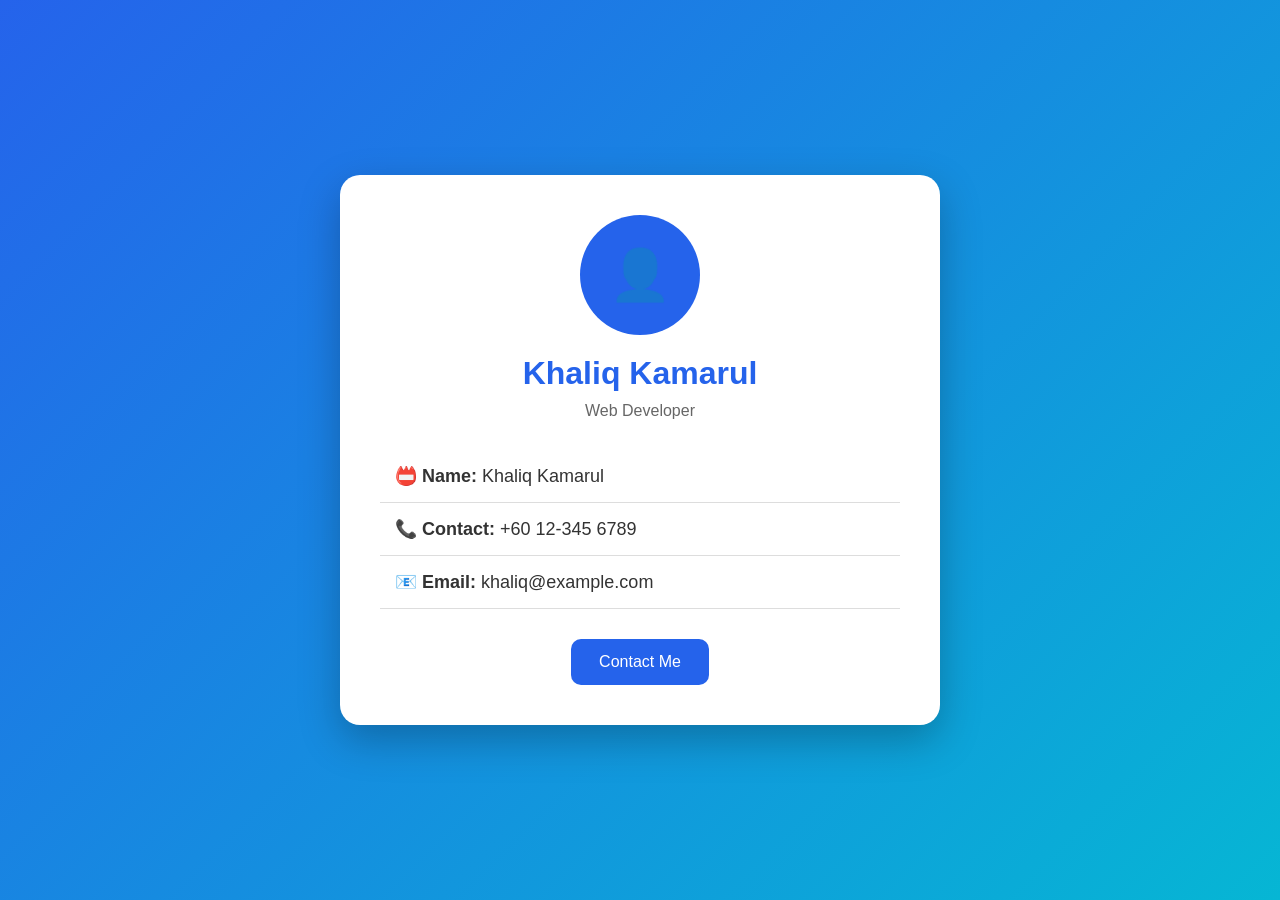
<file: contact.html>
<!DOCTYPE html>
<html lang="ms">
<head>
    <meta charset="UTF-8">
    <meta name="viewport" content="width=device-width, initial-scale=1.0">
    <title>Portfolio Saya</title>

    <style>
        *{
            margin:0;
            padding:0;
            box-sizing:border-box;
            font-family:Arial, Helvetica, sans-serif;
        }

        body{
            background:linear-gradient(135deg,#2563eb,#06b6d4);
            min-height:100vh;
            display:flex;
            justify-content:center;
            align-items:center;
            color:#333;
        }

        .card{
            background:white;
            width:90%;
            max-width:600px;
            padding:40px;
            border-radius:20px;
            text-align:center;
            box-shadow:0 15px 40px rgba(0,0,0,.25);
        }

        .profile{
            width:120px;
            height:120px;
            background:#2563eb;
            border-radius:50%;
            display:flex;
            justify-content:center;
            align-items:center;
            margin:0 auto 20px;
            font-size:50px;
            color:white;
        }

        h1{
            color:#2563eb;
            margin-bottom:10px;
        }

        .subtitle{
            color:#666;
            margin-bottom:30px;
        }

        .info{
            text-align:left;
            margin-top:20px;
        }

        .info p{
            font-size:18px;
            padding:15px;
            border-bottom:1px solid #ddd;
        }

        button{
            margin-top:30px;
            background:#2563eb;
            color:white;
            border:none;
            padding:14px 28px;
            border-radius:10px;
            font-size:16px;
            cursor:pointer;
            transition:.3s;
        }

        button:hover{
            background:#1d4ed8;
            transform:translateY(-3px);
        }

        @media(max-width:768px){

            .card{
                padding:30px;
            }

            .info p{
                font-size:16px;
            }

        }

    </style>

</head>

<body>

<div class="card">

    <div class="profile">
        👤
    </div>

    <h1>Khaliq Kamarul</h1>

    <p class="subtitle">
         Web Developer
    </p>

    <div class="info">

        <p><strong>📛 Name:</strong> Khaliq Kamarul</p>

        <p><strong>📞 Contact:</strong> +60 12-345 6789</p>

        <p><strong>📧 Email:</strong> khaliq@example.com</p>

    </div>

    <button onclick="showMessage()">
        Contact Me
    </button>

</div>

<script>

function showMessage(){

    alert("Terima kasih kerana melawat portfolio saya!");

}

</script>

</body>
</html>
</file>
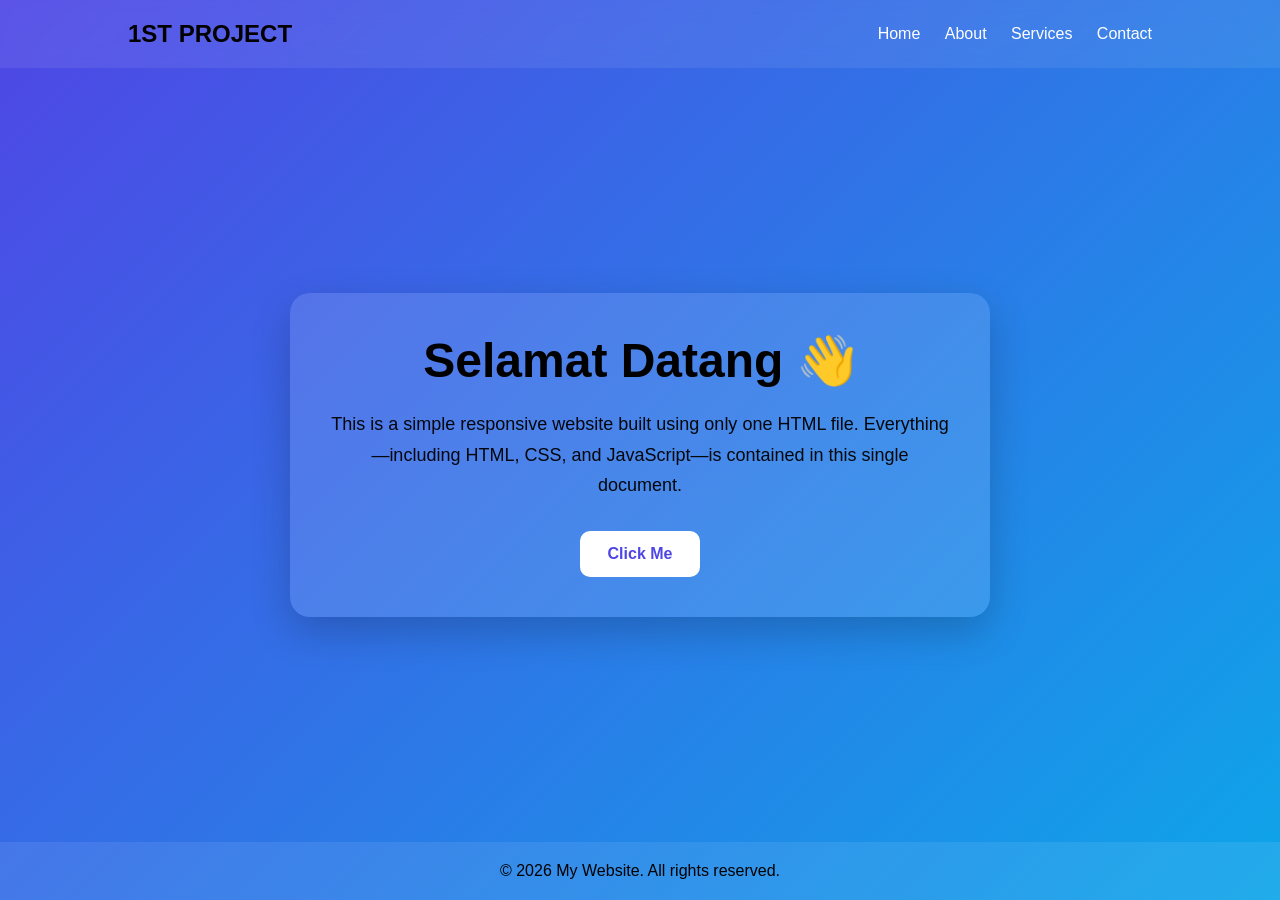
<file: home.html>
<!DOCTYPE html>
<html lang="en">
<head>
  <meta charset="UTF-8" />
  <meta name="viewport" content="width=device-width, initial-scale=1.0" />
  <title>Simple Web Page tukar</title>

  <style>
    * {
      margin: 0;
      padding: 0;
      box-sizing: border-box;
      font-family: Arial, Helvetica, sans-serif;
    }

    body {
      background: linear-gradient(135deg, #4f46e5, #0ea5e9);
      color: black;
      min-height: 100vh;
      display: flex;
      flex-direction: column;
    }

    header {
      display: flex;
      justify-content: space-between;
      align-items: center;
      padding: 20px 10%;
      background: rgba(255,255,255,0.08);
      backdrop-filter: blur(10px);
    }

    header h2 {
      font-size: 24px;
    }

    nav a {
      color: white;
      text-decoration: none;
      margin-left: 20px;
      transition: .3s;
    }

    nav a:hover {
      color: #ffd54f;
    }

    .hero {
      flex: 1;
      display: flex;
      justify-content: center;
      align-items: center;
      text-align: center;
      padding: 40px;
    }

    .card {
      background: rgba(255,255,255,0.12);
      padding: 40px;
      border-radius: 20px;
      max-width: 700px;
      box-shadow: 0 15px 40px rgba(0,0,0,.2);
    }

    h1 {
      font-size: 48px;
      margin-bottom: 20px;
    }

    p {
      font-size: 18px;
      line-height: 1.7;
      opacity: .95;
    }

    button {
      margin-top: 30px;
      padding: 14px 28px;
      border: none;
      border-radius: 10px;
      background: white;
      color: #4f46e5;
      font-size: 16px;
      cursor: pointer;
      transition: .3s;
      font-weight: bold;
    }

    button:hover {
      transform: translateY(-3px);
      background: #ffe082;
    }

    footer {
      text-align: center;
      padding: 20px;
      background: rgba(255,255,255,.08);
    }

    @media(max-width:768px){
      header{
        flex-direction:column;
        gap:15px;
      }

      h1{
        font-size:36px;
      }
    }
  </style>
</head>
<body>

<header>
  <h2>1ST PROJECT</h2>

  <nav>
    <a href="#">Home</a>
    <a href="https://liqkha.github.io/Testing-Index.html/info">About</a>
    <a href="info">Services</a>
    <a href="contact.html">Contact</a>
  </nav>
</header>

<section class="hero">
  <div class="card">
    <h1>Selamat Datang 👋</h1>

    <p>
      This is a simple responsive website built using only one HTML file.
      Everything—including HTML, CSS, and JavaScript—is contained in this
      single document.
    </p>

    <button onclick="showMessage()">
      Click Me
    </button>
  </div>
</section>

<footer>
  © 2026 My Website. All rights reserved.
</footer>

<script>
function showMessage() {
  alert("Hello! Thanks for visiting this simple website.");
}
</script>

</body>
</html>
</file>
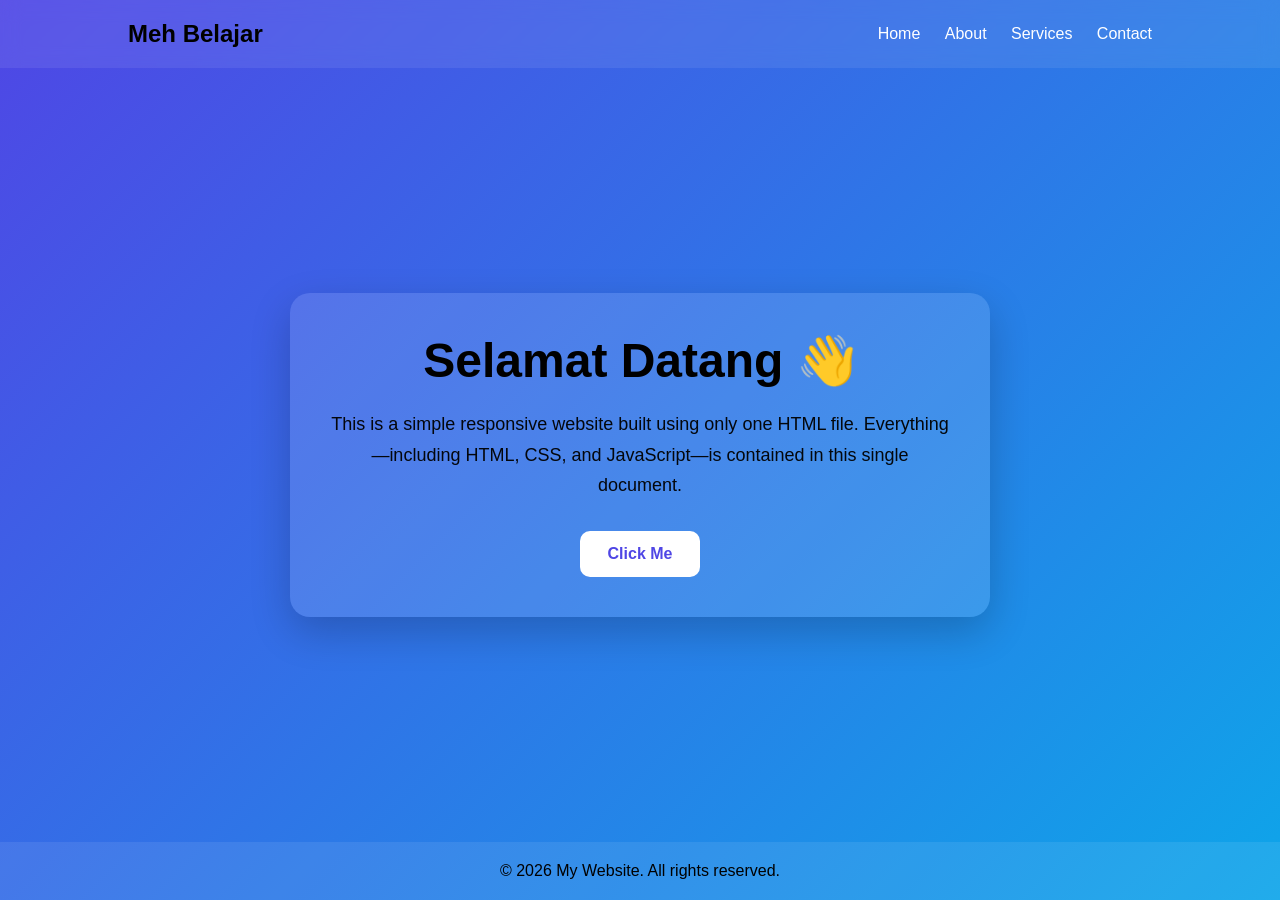
<file: info.html>
<!DOCTYPE html>
<html lang="en">
<head>
  <meta charset="UTF-8" />
  <meta name="viewport" content="width=device-width, initial-scale=1.0" />
  <title>INFO.HTML</title>

  <style>
    * {
      margin: 0;
      padding: 0;
      box-sizing: border-box;
      font-family: Arial, Helvetica, sans-serif;
    }

    body {
      background: linear-gradient(135deg, #4f46e5, #0ea5e9);
      color: black;
      min-height: 100vh;
      display: flex;
      flex-direction: column;
    }

    header {
      display: flex;
      justify-content: space-between;
      align-items: center;
      padding: 20px 10%;
      background: rgba(255,255,255,0.08);
      backdrop-filter: blur(10px);
    }

    header h2 {
      font-size: 24px;
    }

    nav a {
      color: white;
      text-decoration: none;
      margin-left: 20px;
      transition: .3s;
    }

    nav a:hover {
      color: #ffd54f;
    }

    .hero {
      flex: 1;
      display: flex;
      justify-content: center;
      align-items: center;
      text-align: center;
      padding: 40px;
    }

    .card {
      background: rgba(255,255,255,0.12);
      padding: 40px;
      border-radius: 20px;
      max-width: 700px;
      box-shadow: 0 15px 40px rgba(0,0,0,.2);
    }

    h1 {
      font-size: 48px;
      margin-bottom: 20px;
    }

    p {
      font-size: 18px;
      line-height: 1.7;
      opacity: .95;
    }

    button {
      margin-top: 30px;
      padding: 14px 28px;
      border: none;
      border-radius: 10px;
      background: white;
      color: #4f46e5;
      font-size: 16px;
      cursor: pointer;
      transition: .3s;
      font-weight: bold;
    }

    button:hover {
      transform: translateY(-3px);
      background: #ffe082;
    }

    footer {
      text-align: center;
      padding: 20px;
      background: rgba(255,255,255,.08);
    }

    @media(max-width:768px){
      header{
        flex-direction:column;
        gap:15px;
      }

      h1{
        font-size:36px;
      }
    }
  </style>
</head>
<body>

<header>
  <h2>Meh Belajar</h2>

  <nav>
    <a href="#">Home</a>
    <a href="#">About</a>
    <a href="#">Services</a>
    <a href="#">Contact</a>
  </nav>
</header>

<section class="hero">
  <div class="card">
    <h1>Selamat Datang 👋</h1>

    <p>
      This is a simple responsive website built using only one HTML file.
      Everything—including HTML, CSS, and JavaScript—is contained in this
      single document.
    </p>

    <button onclick="showMessage()">
      Click Me
    </button>
  </div>
</section>

<footer>
  © 2026 My Website. All rights reserved.
</footer>

<script>
function showMessage() {
  alert("Hello! Thanks for visiting this simple website.");
}
</script>

</body>
</html>
</file>
